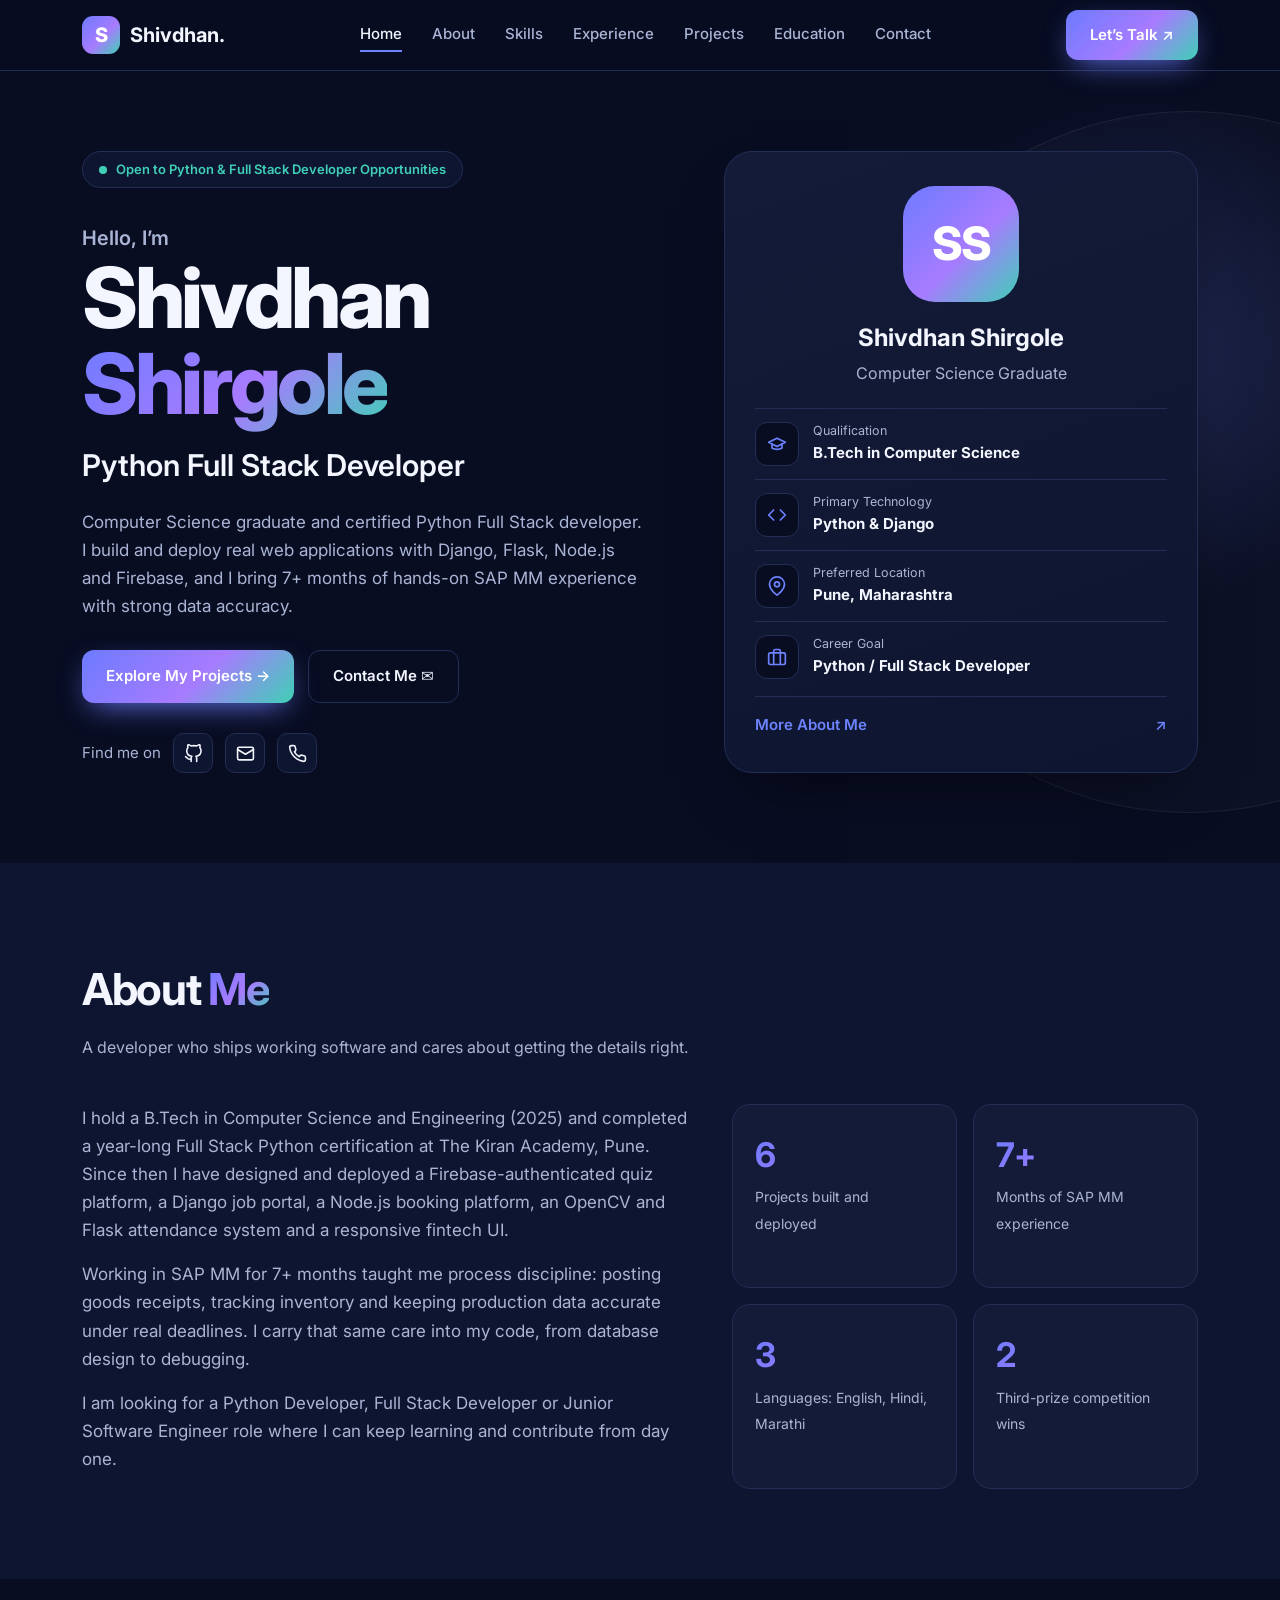
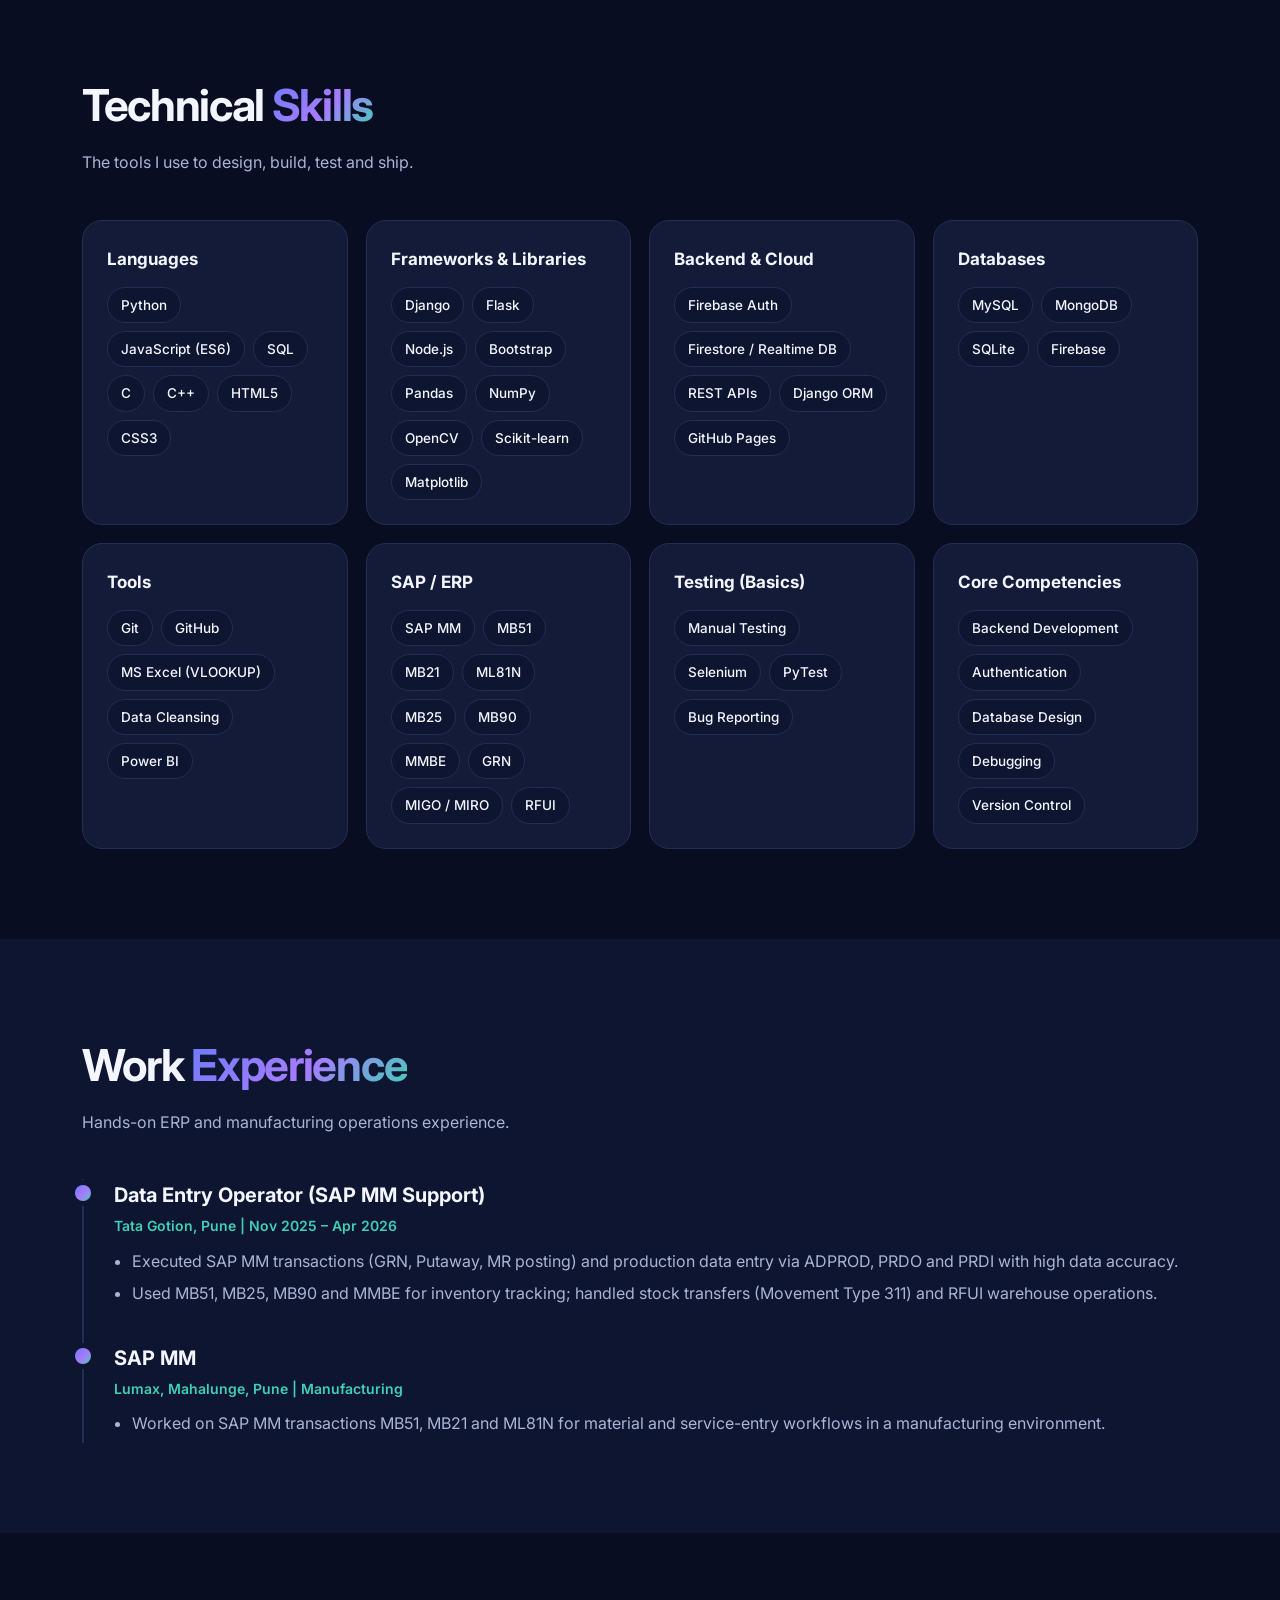
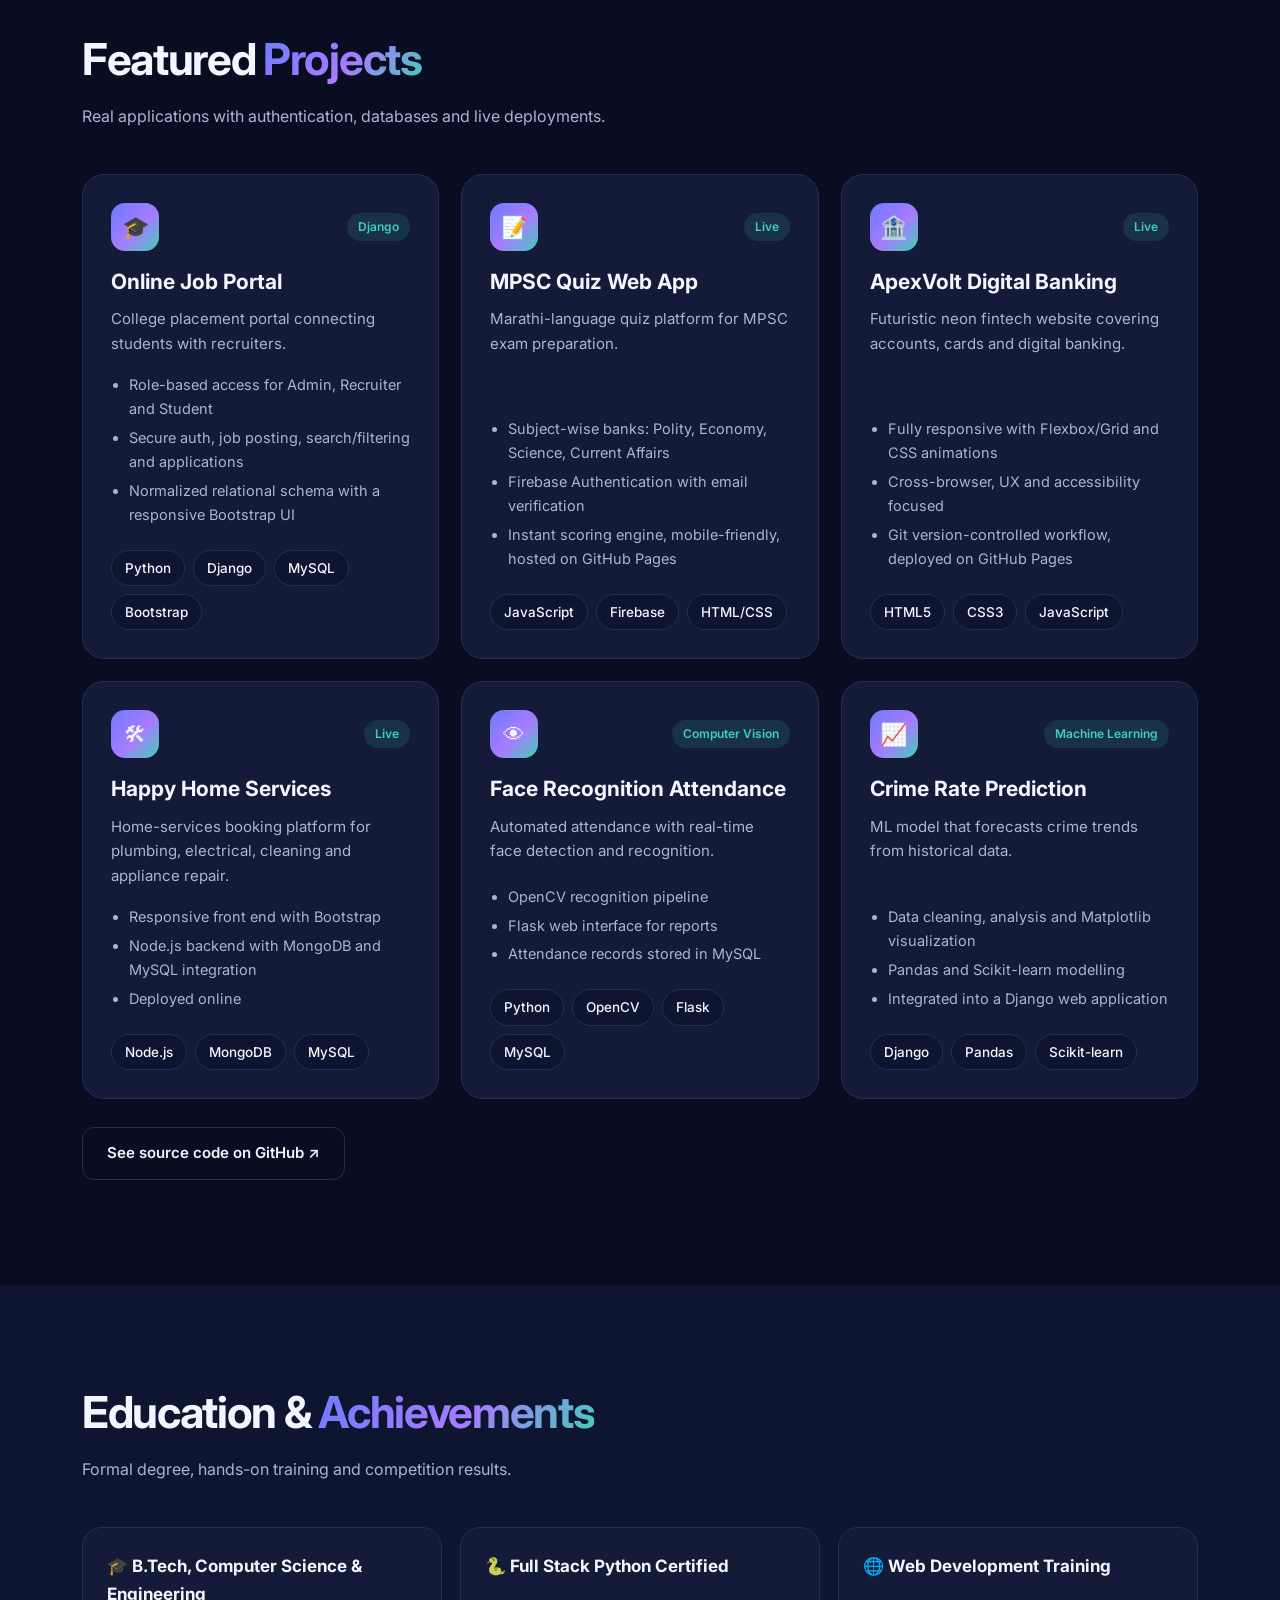
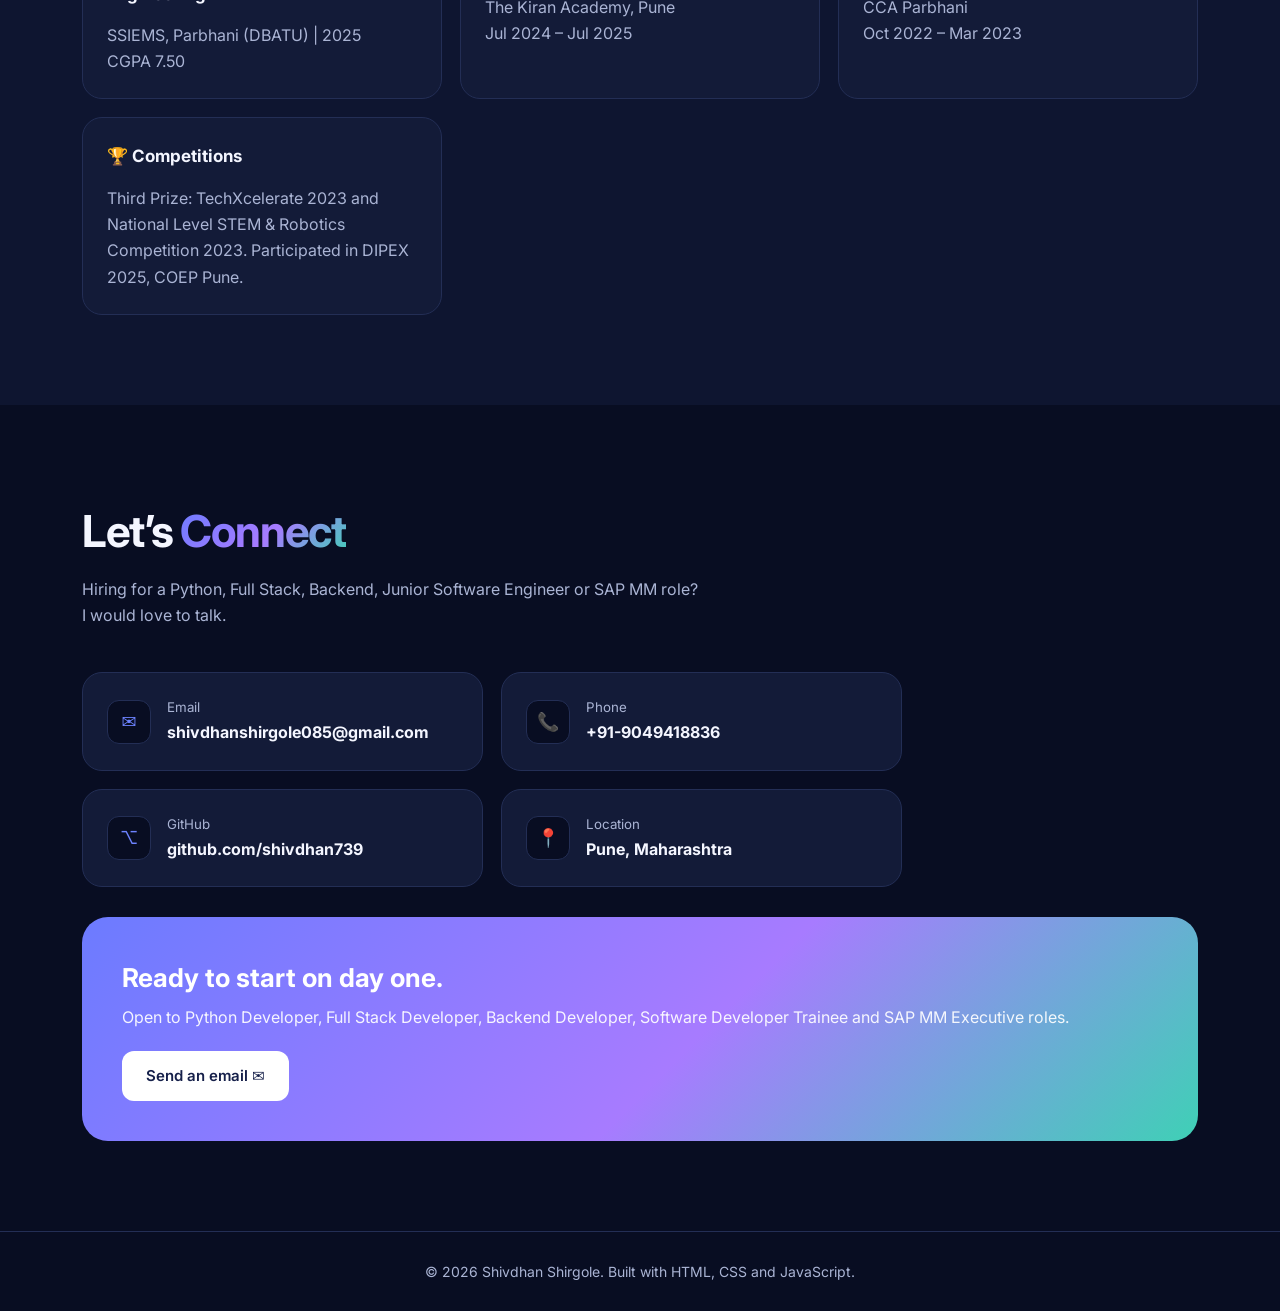
<file: portfolio .html>
<!DOCTYPE html>
<html lang="en">
<head>
<meta charset="utf-8">
<meta name="viewport" content="width=device-width, initial-scale=1, viewport-fit=cover">
<title>Shivdhan Shirgole | Python Full Stack Developer</title>
<link rel="preconnect" href="https://fonts.googleapis.com">
<link href="https://fonts.googleapis.com/css2?family=Inter:wght@400;500;600;700;800&display=swap" rel="stylesheet">
<style>
:root{--bg:#080d22;--bg2:#0e1530;--card:#131b38;--line:#232e55;--tx:#f4f6ff;--mut:#aab4d4;--a:#6d83ff;--b:#a77bff;--c:#3fd0b6;--grad:linear-gradient(135deg,#6c7bff,#a77bff 55%,#3fd0b6);color-scheme:dark;box-sizing:border-box;padding-top:env(safe-area-inset-top,0px);padding-bottom:env(safe-area-inset-bottom,0px)}
html{scroll-behavior:smooth;scroll-padding-top:90px}
*{box-sizing:border-box}
body{margin:0;background:var(--bg);color:var(--tx);font-family:Inter,system-ui,-apple-system,"Segoe UI",sans-serif;line-height:1.65;overflow-x:hidden}
a{color:inherit;text-decoration:none}
.w{max-width:1160px;margin:0 auto;padding:0 22px}
header{position:sticky;top:0;z-index:20;background:color-mix(in srgb,var(--bg) 85%,transparent);backdrop-filter:blur(12px);border-bottom:1px solid var(--line)}
nav{display:flex;align-items:center;justify-content:space-between;height:70px}
.logo{display:flex;align-items:center;gap:10px;font-weight:700;font-size:20px}
.lg{width:38px;height:38px;border-radius:11px;background:var(--grad);display:grid;place-items:center;color:#fff;font-weight:800}
.links{display:flex;gap:30px;font-weight:500;font-size:15px;color:var(--mut)}
.links a{padding:4px 0;border-bottom:2px solid transparent}
.links a:hover,.links a.on{color:var(--tx);border-color:var(--a)}
.btn{display:inline-flex;align-items:center;gap:8px;padding:13px 24px;border-radius:12px;font-weight:600;font-size:15px;border:1px solid var(--line);transition:transform .2s,box-shadow .2s}
.btn:hover{transform:translateY(-2px)}
.pri{background:var(--grad);color:#fff;border:0;box-shadow:0 10px 30px -10px #6c7bff}
.hero{padding:80px 0 90px;position:relative}
.hero:before{content:"";position:absolute;right:-120px;top:20px;width:520px;height:520px;border-radius:50%;background:radial-gradient(circle,#6c7bff33,transparent 70%);z-index:-1}
.hg{display:grid;grid-template-columns:1.25fr 1fr;gap:50px;align-items:center}
.pill{display:inline-flex;align-items:center;gap:9px;padding:7px 16px;border:1px solid var(--line);border-radius:99px;background:var(--bg2);color:var(--c);font-size:13px;font-weight:600}
.dot{width:8px;height:8px;border-radius:50%;background:var(--c);box-shadow:0 0 0 0 var(--c);animation:p 2s infinite}
@keyframes p{70%{box-shadow:0 0 0 8px transparent}}
.hi{margin:34px 0 0;font-size:20px;font-weight:600;color:var(--mut)}
h1{margin:0;font-size:clamp(44px,7vw,84px);line-height:1.02;letter-spacing:-.04em;font-weight:800}
.g{background:var(--grad);-webkit-background-clip:text;background-clip:text;color:transparent}
.role{font-size:clamp(22px,3vw,30px);font-weight:600;margin:14px 0 18px;min-height:1.4em}
.hero:after{content:"";position:absolute;right:-260px;top:40px;width:700px;height:700px;border-radius:50%;border:1px solid #ffffff10;background:#ffffff05;z-index:-1}.more{display:flex;justify-content:space-between;border-top:1px solid var(--line);padding-top:16px;margin-top:4px;font-weight:600;color:var(--a);font-size:15px}.cur{display:none;width:3px;height:1em;background:var(--a);margin-left:3px;vertical-align:-2px;animation:b 1s steps(2) infinite}
@keyframes b{50%{opacity:0}}
.lead{color:var(--mut);max-width:560px;font-size:17px}
.cta{display:flex;flex-wrap:wrap;gap:14px;margin:30px 0}
.soc{display:flex;align-items:center;gap:12px;color:var(--mut);font-size:15px;flex-wrap:wrap}
.soc a{width:40px;height:40px;display:grid;place-items:center;border:1px solid var(--line);border-radius:10px;background:var(--bg2);color:var(--tx)}.soc svg{width:19px;height:19px;fill:none;stroke:currentColor;stroke-width:2;stroke-linecap:round;stroke-linejoin:round}
.soc a:hover{border-color:var(--a)}
.pc{background:linear-gradient(160deg,var(--card),var(--bg2));border:1px solid var(--line);border-radius:28px;padding:34px 30px;box-shadow:0 30px 60px -30px #000a}
.av{width:116px;height:116px;border-radius:32px;background:var(--grad);display:grid;place-items:center;margin:0 auto 16px;font-size:46px;font-weight:800;color:#fff;letter-spacing:-.04em}
.pc h3{text-align:center;margin:0;font-size:24px}
.pc .sub{text-align:center;color:var(--mut);margin:2px 0 22px}
.row{display:flex;gap:14px;align-items:center;padding:13px 0;border-top:1px solid var(--line)}
.ic{flex:none;width:44px;height:44px;border-radius:12px;background:var(--bg);border:1px solid var(--line);display:grid;place-items:center;font-size:18px;color:var(--a)}.ic svg{width:20px;height:20px;fill:none;stroke:currentColor;stroke-width:2;stroke-linecap:round;stroke-linejoin:round}
.row small{display:block;color:var(--mut);font-size:12.5px;line-height:1.3}
.row b{font-size:15px}
section{padding:90px 0}
.alt{background:var(--bg2)}
.sh{margin-bottom:44px}
.sh h2{margin:0 0 8px;font-size:clamp(30px,4vw,44px);letter-spacing:-.03em}
.sh p{margin:0;color:var(--mut);max-width:620px}
.ab{display:grid;grid-template-columns:1.3fr 1fr;gap:44px}
.ab p{color:var(--mut);font-size:17px;margin:0 0 16px}
.st{display:grid;grid-template-columns:1fr 1fr;gap:16px}
.s{background:var(--card);border:1px solid var(--line);border-radius:18px;padding:22px}
.s b{display:block;font-size:34px;letter-spacing:-.03em}
.s span{color:var(--mut);font-size:14px}
.sk{display:grid;grid-template-columns:repeat(auto-fit,minmax(260px,1fr));gap:18px}
.k{background:var(--card);border:1px solid var(--line);border-radius:20px;padding:24px}
.k h3{margin:0 0 14px;font-size:17px}
.ch{display:flex;flex-wrap:wrap;gap:8px}
.ch span{padding:6px 13px;border-radius:99px;font-size:13.5px;font-weight:500;background:var(--bg2);border:1px solid var(--line)}
.tl{position:relative;padding-left:30px;border-left:2px solid var(--line);display:grid;gap:30px}
.it{position:relative}
.it:before{content:"";position:absolute;left:-39px;top:6px;width:16px;height:16px;border-radius:50%;background:var(--grad);box-shadow:0 0 0 5px var(--bg)}
.alt .it:before{box-shadow:0 0 0 5px var(--bg2)}
.it h3{margin:0;font-size:20px}
.it .m{color:var(--c);font-size:14px;font-weight:600;margin:2px 0 10px}
.it ul{margin:0;padding-left:18px;color:var(--mut)}
.it li{margin-bottom:6px}
.pg{display:grid;grid-template-columns:repeat(auto-fit,minmax(330px,1fr));gap:22px}
.p{background:var(--card);border:1px solid var(--line);border-radius:22px;padding:28px;display:flex;flex-direction:column;transition:border-color .2s,transform .2s}
.p:hover{border-color:var(--a);transform:translateY(-4px)}
.p .t{display:flex;justify-content:space-between;align-items:center;margin-bottom:14px}
.p .e{width:48px;height:48px;border-radius:14px;background:var(--grad);display:grid;place-items:center;font-size:22px}
.tag{font-size:12px;font-weight:600;padding:4px 11px;border-radius:99px;background:#3fd0b622;color:var(--c)}
.p h3{margin:0 0 8px;font-size:21px}
.p p{margin:0 0 16px;color:var(--mut);font-size:15px;flex:1}
.p ul{margin:0 0 18px;padding-left:18px;color:var(--mut);font-size:14.5px}
.p li{margin-bottom:5px}
.p a.l{font-weight:600;color:var(--a);font-size:14.5px}
.eg{display:grid;grid-template-columns:repeat(auto-fit,minmax(300px,1fr));gap:18px}
.c2{display:grid;grid-template-columns:1fr 1fr;gap:18px;max-width:820px}
.ct{background:var(--card);border:1px solid var(--line);border-radius:20px;padding:24px;display:flex;gap:16px;align-items:center}
.ct:hover{border-color:var(--a)}
.ct small{display:block;color:var(--mut)}
.ct b{word-break:break-word}
.ban{margin-top:30px;background:var(--grad);border-radius:26px;padding:40px;color:#fff;display:flex;flex-wrap:wrap;gap:20px;justify-content:space-between;align-items:center}
.ban h3{margin:0 0 4px;font-size:26px}
.ban p{margin:0;opacity:.92}
.ban .btn{background:#fff;color:#16204a;border:0}
footer{padding:28px 0;border-top:1px solid var(--line);text-align:center;color:var(--mut);font-size:14px}
.rv{opacity:0;transform:translateY(14px);transition:opacity .6s,transform .6s}.rv.in{opacity:1;transform:none}
a:focus-visible,.btn:focus-visible{outline:2px solid var(--c);outline-offset:3px}
@media (prefers-reduced-motion:reduce){*{animation:none!important;transition:none!important}.rv{opacity:1;transform:none}html{scroll-behavior:auto}}
@media (max-width:900px){.links{display:none}.hg,.ab{grid-template-columns:1fr}.hero{padding:50px 0}section{padding:64px 0}.c2{grid-template-columns:1fr}}
@media (max-width:420px){.pg,.eg{grid-template-columns:1fr}.p{padding:22px}}
</style>
</head>
<body>
<header><div class="w"><nav>
<a class="logo" href="#home"><span class="lg">S</span>Shivdhan.</a>
<div class="links"><a href="#home" class="on">Home</a><a href="#about">About</a><a href="#skills">Skills</a><a href="#experience">Experience</a><a href="#projects">Projects</a><a href="#education">Education</a><a href="#contact">Contact</a></div>
<a class="btn pri" href="#contact">Let’s Talk ↗</a>
</nav></div></header>

<main>
<section class="hero" id="home" style="padding-top:80px"><div class="w hg">
<div>
<span class="pill"><i class="dot"></i>Open to Python &amp; Full Stack Developer Opportunities</span>
<p class="hi">Hello, I’m</p>
<h1>Shivdhan <span class="g">Shirgole</span></h1>
<div class="role"><span id="ty"></span><span class="cur"></span></div>
<p class="lead">Computer Science graduate and certified Python Full Stack developer. I build and deploy real web applications with Django, Flask, Node.js and Firebase, and I bring 7+ months of hands-on SAP MM experience with strong data accuracy.</p>
<div class="cta"><a class="btn pri" href="#projects">Explore My Projects →</a><a class="btn" href="#contact">Contact Me ✉</a></div>
<div class="soc">Find me on <a href="https://github.com/shivdhan739" target="_blank" rel="noopener" aria-label="GitHub"><svg viewBox="0 0 24 24"><path d="M9 19c-5 1.5-5-2.5-7-3m14 6v-3.87a3.37 3.37 0 0 0-.94-2.61c3.14-.35 6.44-1.54 6.44-7A5.44 5.44 0 0 0 20 4.77 5.07 5.07 0 0 0 19.91 1S18.73.65 16 2.48a13.38 13.38 0 0 0-7 0C6.27.65 5.09 1 5.09 1A5.07 5.07 0 0 0 5 4.77a5.44 5.44 0 0 0-1.5 3.78c0 5.42 3.3 6.61 6.44 7A3.37 3.37 0 0 0 9 18.13V22"/></svg></a><a href="mailto:shivdhanshirgole085@gmail.com" aria-label="Email"><svg viewBox="0 0 24 24"><rect x="2" y="4" width="20" height="16" rx="2"/><path d="m22 7-10 6L2 7"/></svg></a><a href="tel:+919049418836" aria-label="Call"><svg viewBox="0 0 24 24"><path d="M22 16.92v3a2 2 0 0 1-2.18 2 19.8 19.8 0 0 1-8.63-3.07 19.5 19.5 0 0 1-6-6 19.8 19.8 0 0 1-3.07-8.67A2 2 0 0 1 4.11 2h3a2 2 0 0 1 2 1.72c.13.96.36 1.9.7 2.81a2 2 0 0 1-.45 2.11L8.09 9.91a16 16 0 0 0 6 6l1.27-1.27a2 2 0 0 1 2.11-.45c.91.34 1.85.57 2.81.7A2 2 0 0 1 22 16.92z"/></svg></a></div>
</div>
<aside class="pc">
<div class="av">SS</div><h3>Shivdhan Shirgole</h3><div class="sub">Computer Science Graduate</div>
<div class="row"><span class="ic"><svg viewBox="0 0 24 24"><path d="M22 10 12 5 2 10l10 5 10-5z"/><path d="M6 12v5c3 2 9 2 12 0v-5"/></svg></span><div><small>Qualification</small><b>B.Tech in Computer Science</b></div></div>
<div class="row"><span class="ic"><svg viewBox="0 0 24 24"><polyline points="16 18 22 12 16 6"/><polyline points="8 6 2 12 8 18"/></svg></span><div><small>Primary Technology</small><b>Python &amp; Django</b></div></div>
<div class="row"><span class="ic"><svg viewBox="0 0 24 24"><path d="M21 10c0 7-9 13-9 13S3 17 3 10a9 9 0 0 1 18 0z"/><circle cx="12" cy="10" r="3"/></svg></span><div><small>Preferred Location</small><b>Pune, Maharashtra</b></div></div>
<div class="row"><span class="ic"><svg viewBox="0 0 24 24"><rect x="2" y="7" width="20" height="14" rx="2"/><path d="M16 21V5a2 2 0 0 0-2-2h-4a2 2 0 0 0-2 2v16"/></svg></span><div><small>Career Goal</small><b>Python / Full Stack Developer</b></div></div>
<a class="more" href="#about">More About Me <span>↗</span></a>
</aside></div></section>

<section id="about" class="alt"><div class="w">
<div class="sh rv"><h2>About <span class="g">Me</span></h2><p>A developer who ships working software and cares about getting the details right.</p></div>
<div class="ab rv"><div>
<p>I hold a B.Tech in Computer Science and Engineering (2025) and completed a year-long Full Stack Python certification at The Kiran Academy, Pune. Since then I have designed and deployed a Firebase-authenticated quiz platform, a Django job portal, a Node.js booking platform, an OpenCV and Flask attendance system and a responsive fintech UI.</p>
<p>Working in SAP MM for 7+ months taught me process discipline: posting goods receipts, tracking inventory and keeping production data accurate under real deadlines. I carry that same care into my code, from database design to debugging.</p>
<p>I am looking for a Python Developer, Full Stack Developer or Junior Software Engineer role where I can keep learning and contribute from day one.</p>
</div>
<div class="st">
<div class="s"><b class="g">6</b><span>Projects built and deployed</span></div>
<div class="s"><b class="g">7+</b><span>Months of SAP MM experience</span></div>
<div class="s"><b class="g">3</b><span>Languages: English, Hindi, Marathi</span></div>
<div class="s"><b class="g">2</b><span>Third-prize competition wins</span></div>
</div></div></div></section>

<section id="skills"><div class="w">
<div class="sh rv"><h2>Technical <span class="g">Skills</span></h2><p>The tools I use to design, build, test and ship.</p></div>
<div class="sk rv">
<div class="k"><h3>Languages</h3><div class="ch"><span>Python</span><span>JavaScript (ES6)</span><span>SQL</span><span>C</span><span>C++</span><span>HTML5</span><span>CSS3</span></div></div>
<div class="k"><h3>Frameworks &amp; Libraries</h3><div class="ch"><span>Django</span><span>Flask</span><span>Node.js</span><span>Bootstrap</span><span>Pandas</span><span>NumPy</span><span>OpenCV</span><span>Scikit-learn</span><span>Matplotlib</span></div></div>
<div class="k"><h3>Backend &amp; Cloud</h3><div class="ch"><span>Firebase Auth</span><span>Firestore / Realtime DB</span><span>REST APIs</span><span>Django ORM</span><span>GitHub Pages</span></div></div>
<div class="k"><h3>Databases</h3><div class="ch"><span>MySQL</span><span>MongoDB</span><span>SQLite</span><span>Firebase</span></div></div>
<div class="k"><h3>Tools</h3><div class="ch"><span>Git</span><span>GitHub</span><span>MS Excel (VLOOKUP)</span><span>Data Cleansing</span><span>Power BI</span></div></div>
<div class="k"><h3>SAP / ERP</h3><div class="ch"><span>SAP MM</span><span>MB51</span><span>MB21</span><span>ML81N</span><span>MB25</span><span>MB90</span><span>MMBE</span><span>GRN</span><span>MIGO / MIRO</span><span>RFUI</span></div></div>
<div class="k"><h3>Testing (Basics)</h3><div class="ch"><span>Manual Testing</span><span>Selenium</span><span>PyTest</span><span>Bug Reporting</span></div></div>
<div class="k"><h3>Core Competencies</h3><div class="ch"><span>Backend Development</span><span>Authentication</span><span>Database Design</span><span>Debugging</span><span>Version Control</span></div></div>
</div></div></section>

<section id="experience" class="alt"><div class="w">
<div class="sh rv"><h2>Work <span class="g">Experience</span></h2><p>Hands-on ERP and manufacturing operations experience.</p></div>
<div class="tl rv">
<div class="it"><h3>Data Entry Operator (SAP MM Support)</h3><div class="m">Tata Gotion, Pune | Nov 2025 – Apr 2026</div><ul><li>Executed SAP MM transactions (GRN, Putaway, MR posting) and production data entry via ADPROD, PRDO and PRDI with high data accuracy.</li><li>Used MB51, MB25, MB90 and MMBE for inventory tracking; handled stock transfers (Movement Type 311) and RFUI warehouse operations.</li></ul></div>
<div class="it"><h3>SAP MM</h3><div class="m">Lumax, Mahalunge, Pune | Manufacturing</div><ul><li>Worked on SAP MM transactions MB51, MB21 and ML81N for material and service-entry workflows in a manufacturing environment.</li></ul></div>
</div></div></section>

<section id="projects"><div class="w">
<div class="sh rv"><h2>Featured <span class="g">Projects</span></h2><p>Real applications with authentication, databases and live deployments.</p></div>
<div class="pg rv">
<div class="p"><div class="t"><span class="e">🎓</span><span class="tag">Django</span></div><h3>Online Job Portal</h3><p>College placement portal connecting students with recruiters.</p><ul><li>Role-based access for Admin, Recruiter and Student</li><li>Secure auth, job posting, search/filtering and applications</li><li>Normalized relational schema with a responsive Bootstrap UI</li></ul><div class="ch"><span>Python</span><span>Django</span><span>MySQL</span><span>Bootstrap</span></div></div>
<div class="p"><div class="t"><span class="e">📝</span><span class="tag">Live</span></div><h3>MPSC Quiz Web App</h3><p>Marathi-language quiz platform for MPSC exam preparation.</p><ul><li>Subject-wise banks: Polity, Economy, Science, Current Affairs</li><li>Firebase Authentication with email verification</li><li>Instant scoring engine, mobile-friendly, hosted on GitHub Pages</li></ul><div class="ch"><span>JavaScript</span><span>Firebase</span><span>HTML/CSS</span></div></div>
<div class="p"><div class="t"><span class="e">🏦</span><span class="tag">Live</span></div><h3>ApexVolt Digital Banking</h3><p>Futuristic neon fintech website covering accounts, cards and digital banking.</p><ul><li>Fully responsive with Flexbox/Grid and CSS animations</li><li>Cross-browser, UX and accessibility focused</li><li>Git version-controlled workflow, deployed on GitHub Pages</li></ul><div class="ch"><span>HTML5</span><span>CSS3</span><span>JavaScript</span></div></div>
<div class="p"><div class="t"><span class="e">🛠</span><span class="tag">Live</span></div><h3>Happy Home Services</h3><p>Home-services booking platform for plumbing, electrical, cleaning and appliance repair.</p><ul><li>Responsive front end with Bootstrap</li><li>Node.js backend with MongoDB and MySQL integration</li><li>Deployed online</li></ul><div class="ch"><span>Node.js</span><span>MongoDB</span><span>MySQL</span></div></div>
<div class="p"><div class="t"><span class="e">👁</span><span class="tag">Computer Vision</span></div><h3>Face Recognition Attendance</h3><p>Automated attendance with real-time face detection and recognition.</p><ul><li>OpenCV recognition pipeline</li><li>Flask web interface for reports</li><li>Attendance records stored in MySQL</li></ul><div class="ch"><span>Python</span><span>OpenCV</span><span>Flask</span><span>MySQL</span></div></div>
<div class="p"><div class="t"><span class="e">📈</span><span class="tag">Machine Learning</span></div><h3>Crime Rate Prediction</h3><p>ML model that forecasts crime trends from historical data.</p><ul><li>Data cleaning, analysis and Matplotlib visualization</li><li>Pandas and Scikit-learn modelling</li><li>Integrated into a Django web application</li></ul><div class="ch"><span>Django</span><span>Pandas</span><span>Scikit-learn</span></div></div>
</div>
<p class="rv" style="margin-top:28px"><a class="btn" href="https://github.com/shivdhan739" target="_blank" rel="noopener">See source code on GitHub ↗</a></p>
</div></section>

<section id="education" class="alt"><div class="w">
<div class="sh rv"><h2>Education &amp; <span class="g">Achievements</span></h2><p>Formal degree, hands-on training and competition results.</p></div>
<div class="eg rv">
<div class="k"><h3>🎓 B.Tech, Computer Science &amp; Engineering</h3><p style="margin:0;color:var(--mut)">SSIEMS, Parbhani (DBATU) | 2025<br>CGPA 7.50</p></div>
<div class="k"><h3>🐍 Full Stack Python Certified</h3><p style="margin:0;color:var(--mut)">The Kiran Academy, Pune<br>Jul 2024 – Jul 2025</p></div>
<div class="k"><h3>🌐 Web Development Training</h3><p style="margin:0;color:var(--mut)">CCA Parbhani<br>Oct 2022 – Mar 2023</p></div>
<div class="k"><h3>🏆 Competitions</h3><p style="margin:0;color:var(--mut)">Third Prize: TechXcelerate 2023 and National Level STEM &amp; Robotics Competition 2023. Participated in DIPEX 2025, COEP Pune.</p></div>
</div></div></section>

<section id="contact"><div class="w">
<div class="sh rv"><h2>Let’s <span class="g">Connect</span></h2><p>Hiring for a Python, Full Stack, Backend, Junior Software Engineer or SAP MM role? I would love to talk.</p></div>
<div class="c2 rv">
<a class="ct" href="mailto:shivdhanshirgole085@gmail.com"><span class="ic">✉</span><div><small>Email</small><b>shivdhanshirgole085@gmail.com</b></div></a>
<a class="ct" href="tel:+919049418836"><span class="ic">📞</span><div><small>Phone</small><b>+91-9049418836</b></div></a>
<a class="ct" href="https://github.com/shivdhan739" target="_blank" rel="noopener"><span class="ic">⌥</span><div><small>GitHub</small><b>github.com/shivdhan739</b></div></a>
<div class="ct"><span class="ic">📍</span><div><small>Location</small><b>Pune, Maharashtra</b></div></div>
</div>
<div class="ban rv"><div><h3>Ready to start on day one.</h3><p>Open to Python Developer, Full Stack Developer, Backend Developer, Software Developer Trainee and SAP MM Executive roles.</p></div><a class="btn" href="mailto:shivdhanshirgole085@gmail.com">Send an email ✉</a></div>
</div></section>
</main>
<footer><div class="w">© 2026 Shivdhan Shirgole. Built with HTML, CSS and JavaScript.</div></footer>

<script>
(function(){
var roles=["Python Full Stack Developer","Django & Flask Developer","Junior Software Engineer","SAP MM Executive"],el=document.getElementById("ty"),i=0,j=0,d=false;
var still=true;
if(still){el.textContent=roles[0]}else{(function t(){var r=roles[i];el.textContent=r.slice(0,j);if(!d&&j<r.length){j++;setTimeout(t,70)}else if(!d){d=true;setTimeout(t,1600)}else if(j>0){j--;setTimeout(t,35)}else{d=false;i=(i+1)%roles.length;setTimeout(t,300)}})()}
var io=new IntersectionObserver(function(e){e.forEach(function(x){if(x.isIntersecting){x.target.classList.add("in");io.unobserve(x.target)}})},{threshold:.1});
document.querySelectorAll(".rv").forEach(function(n){io.observe(n)});
var links=[].slice.call(document.querySelectorAll(".links a"));
var so=new IntersectionObserver(function(e){e.forEach(function(x){if(x.isIntersecting){links.forEach(function(a){a.classList.toggle("on",a.getAttribute("href")==="#"+x.target.id)})}})},{rootMargin:"-45% 0px -50% 0px"});
document.querySelectorAll("main section[id]").forEach(function(s){so.observe(s)});
})();
</script>
</body>
</html>
</file>
